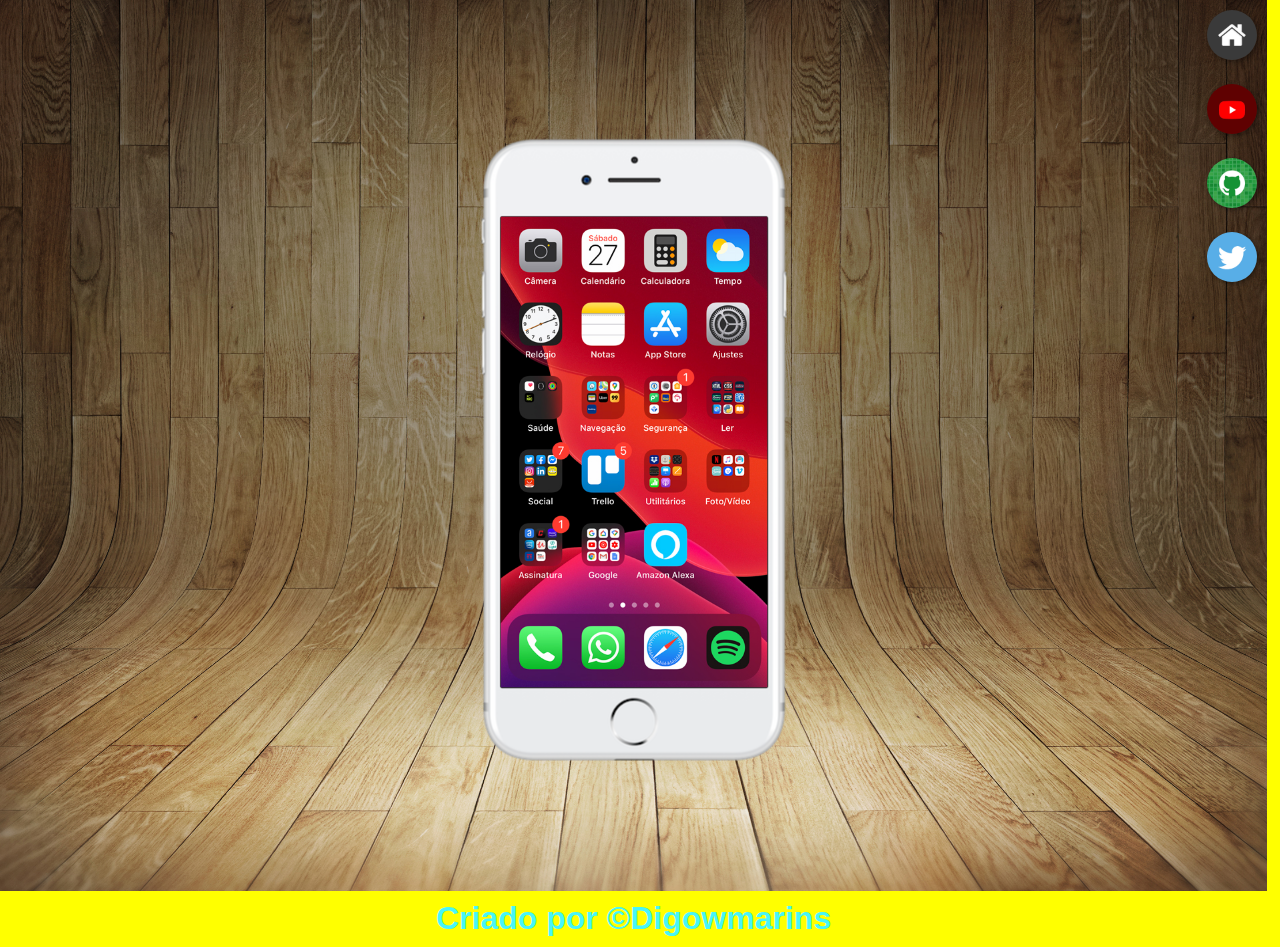
<file: index.html>
<!DOCTYPE html>
<html lang="pt-br">
<head>
    <meta charset="UTF-8">
    <meta http-equiv="X-UA-Compatible" content="IE=edge">
    <meta name="viewport" content="width=device-width, initial-scale=1.0">
    <title>Projeto iphone</title>
    <link rel="stylesheet" href="iphone.css">
</head>
<body>
    <main>
        <section id="telefone">
            <iframe src="home.html" name="tela" id= "tela" frameborder="0">
                Seu navegador não é compatível
            </iframe>
        </section>
        <section id="redes-sociais">
            <a href="home.html" target="tela"><img src="imagens/logo-home.jpg" alt="home"></a> <br>
            <a href="youtube.html" target="tela"><img src="imagens/logo-youtube.jpg" alt="youtube"></a> <br>
            <a href="github.html" target="tela"><img src="imagens/logo-github.jpg" alt="logo-github"></a> <br>
            <a href="twitter.html" target="tela"><img src="imagens/logo-twitter.jpg" alt="twitter"></a> <br>
        </section>
    </main>
    <footer>
        <h1>Criado por &copy;Digowmarins</h1>
    </footer>
</body>
</html>
</file>
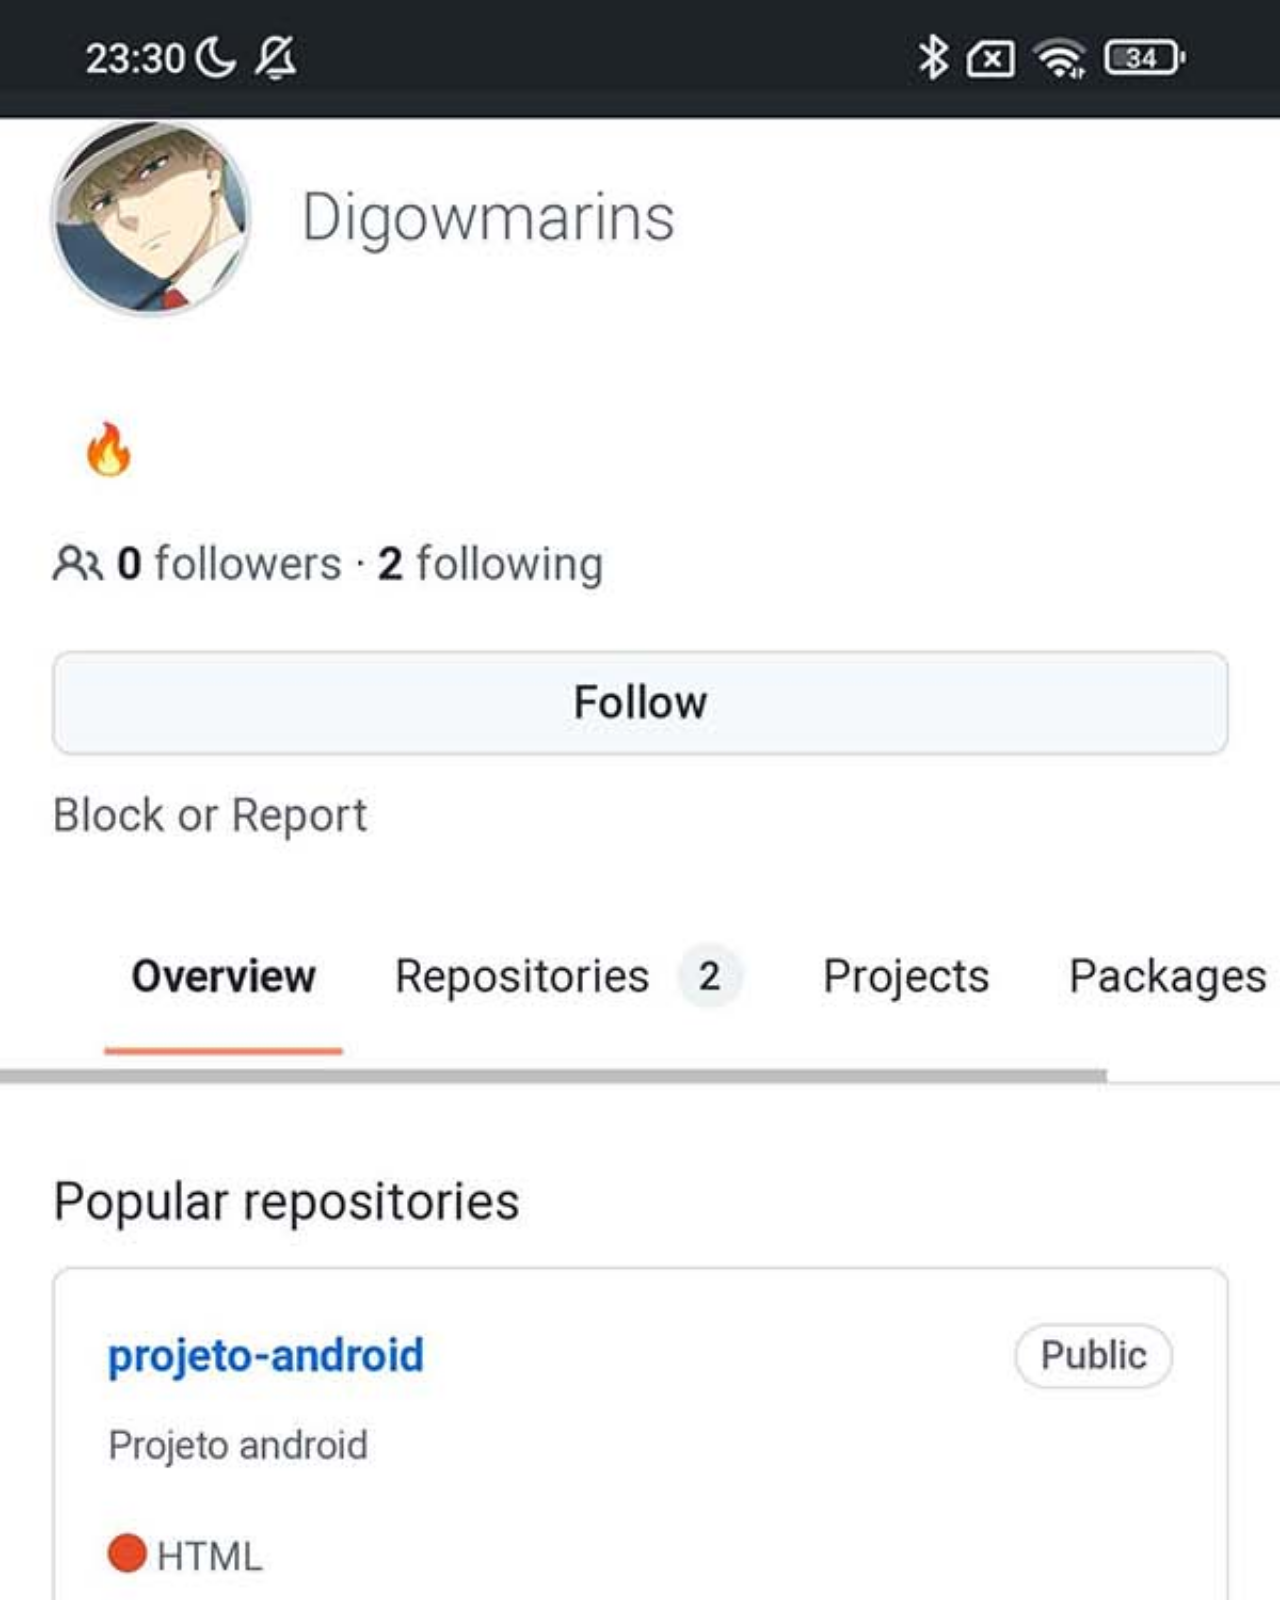
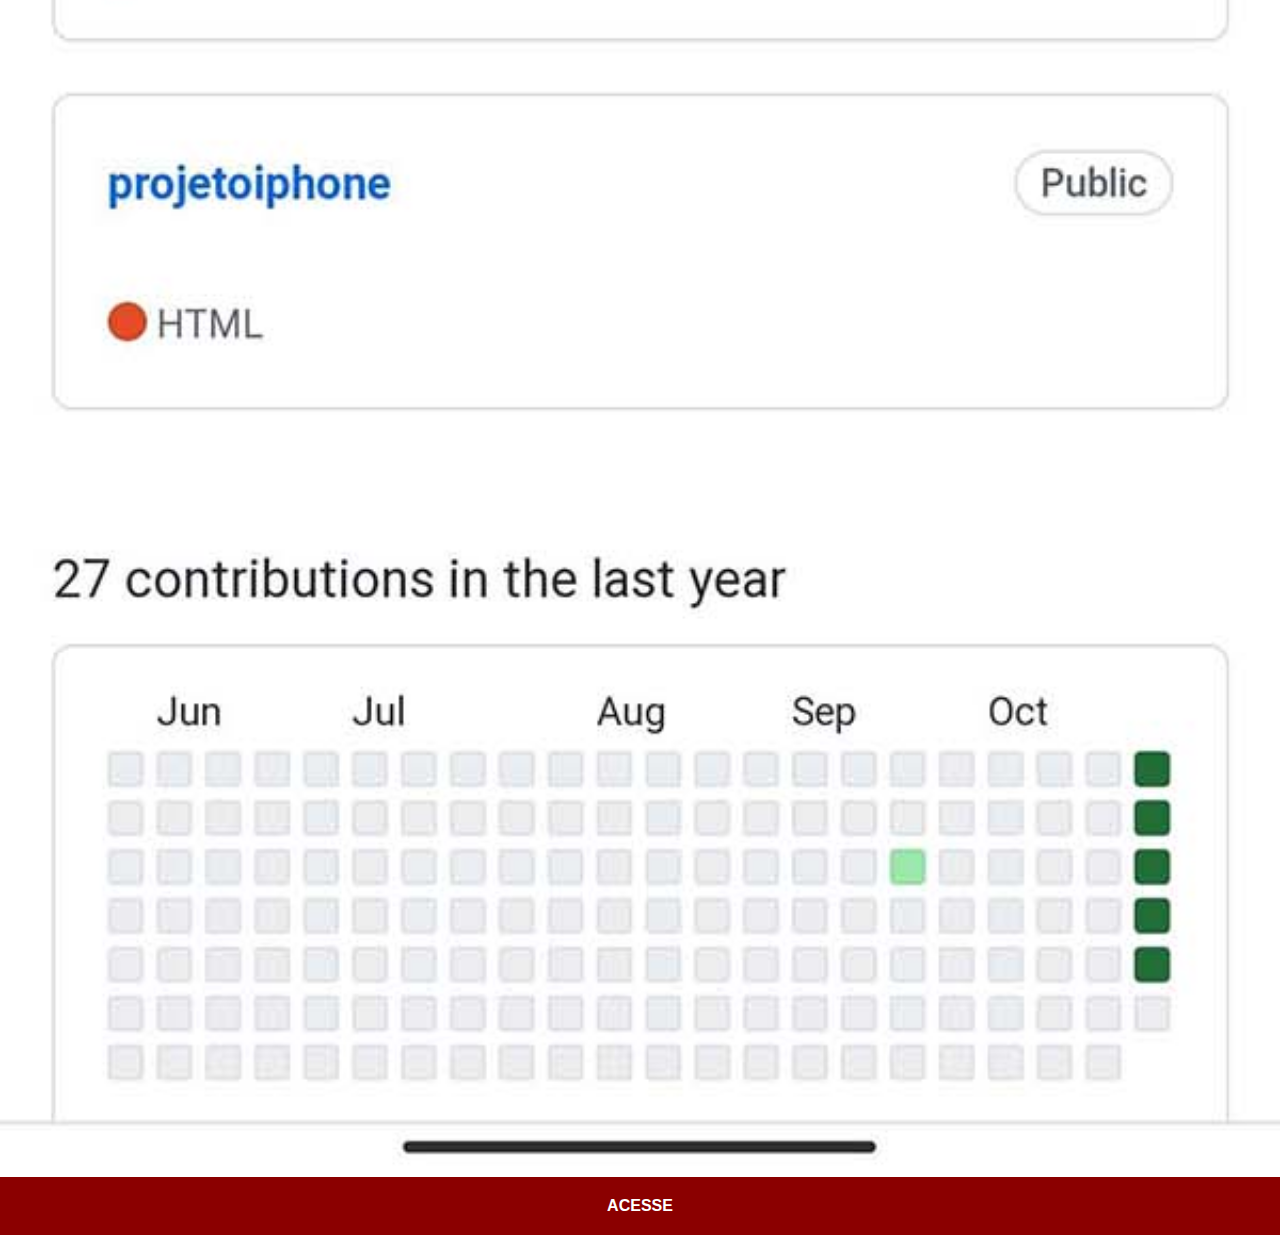
<file: github.html>
<!DOCTYPE html>
<html lang="pt-br">
<head>
    <meta charset="UTF-8">
    <meta http-equiv="X-UA-Compatible" content="IE=edge">
    <meta name="viewport" content="width=device-width, initial-scale=1.0">
    <title>githhub</title>
    <link rel="stylesheet" href="social.css">
</head>
<body>
    <img src="imagens/meugith.jpg" alt="github">
    <a href="https://github.com/Digowmarins" target="_blank">ACESSE</a>
</body>
</html>
</file>
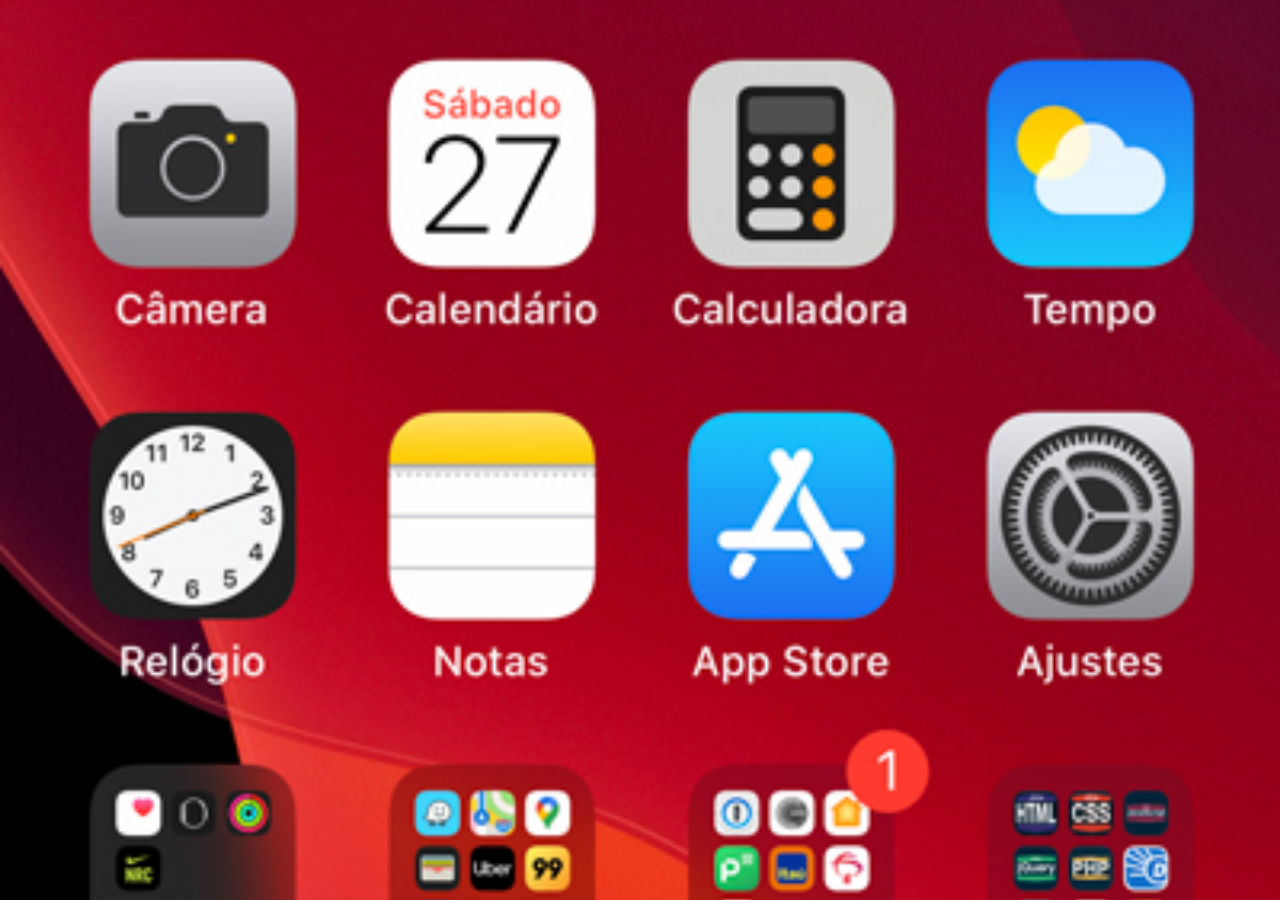
<file: home.html>
<!DOCTYPE html>
<html lang="pt-br">
<head>
    <meta charset="UTF-8">
    <meta http-equiv="X-UA-Compatible" content="IE=edge">
    <meta name="viewport" content="width=device-width, initial-scale=1.0">
    <title>Home</title>
</head>
<style>
    *{
        margin: 0px;
        padding: 0px;
    }

    body {
        width: 100vw;
        height: 100vh;
        background: black url('imagens/tela-home.jpg') no-repeat top center;
        background-size: cover;
    }
</style>
<body>
    
</body>
</html>
</file>
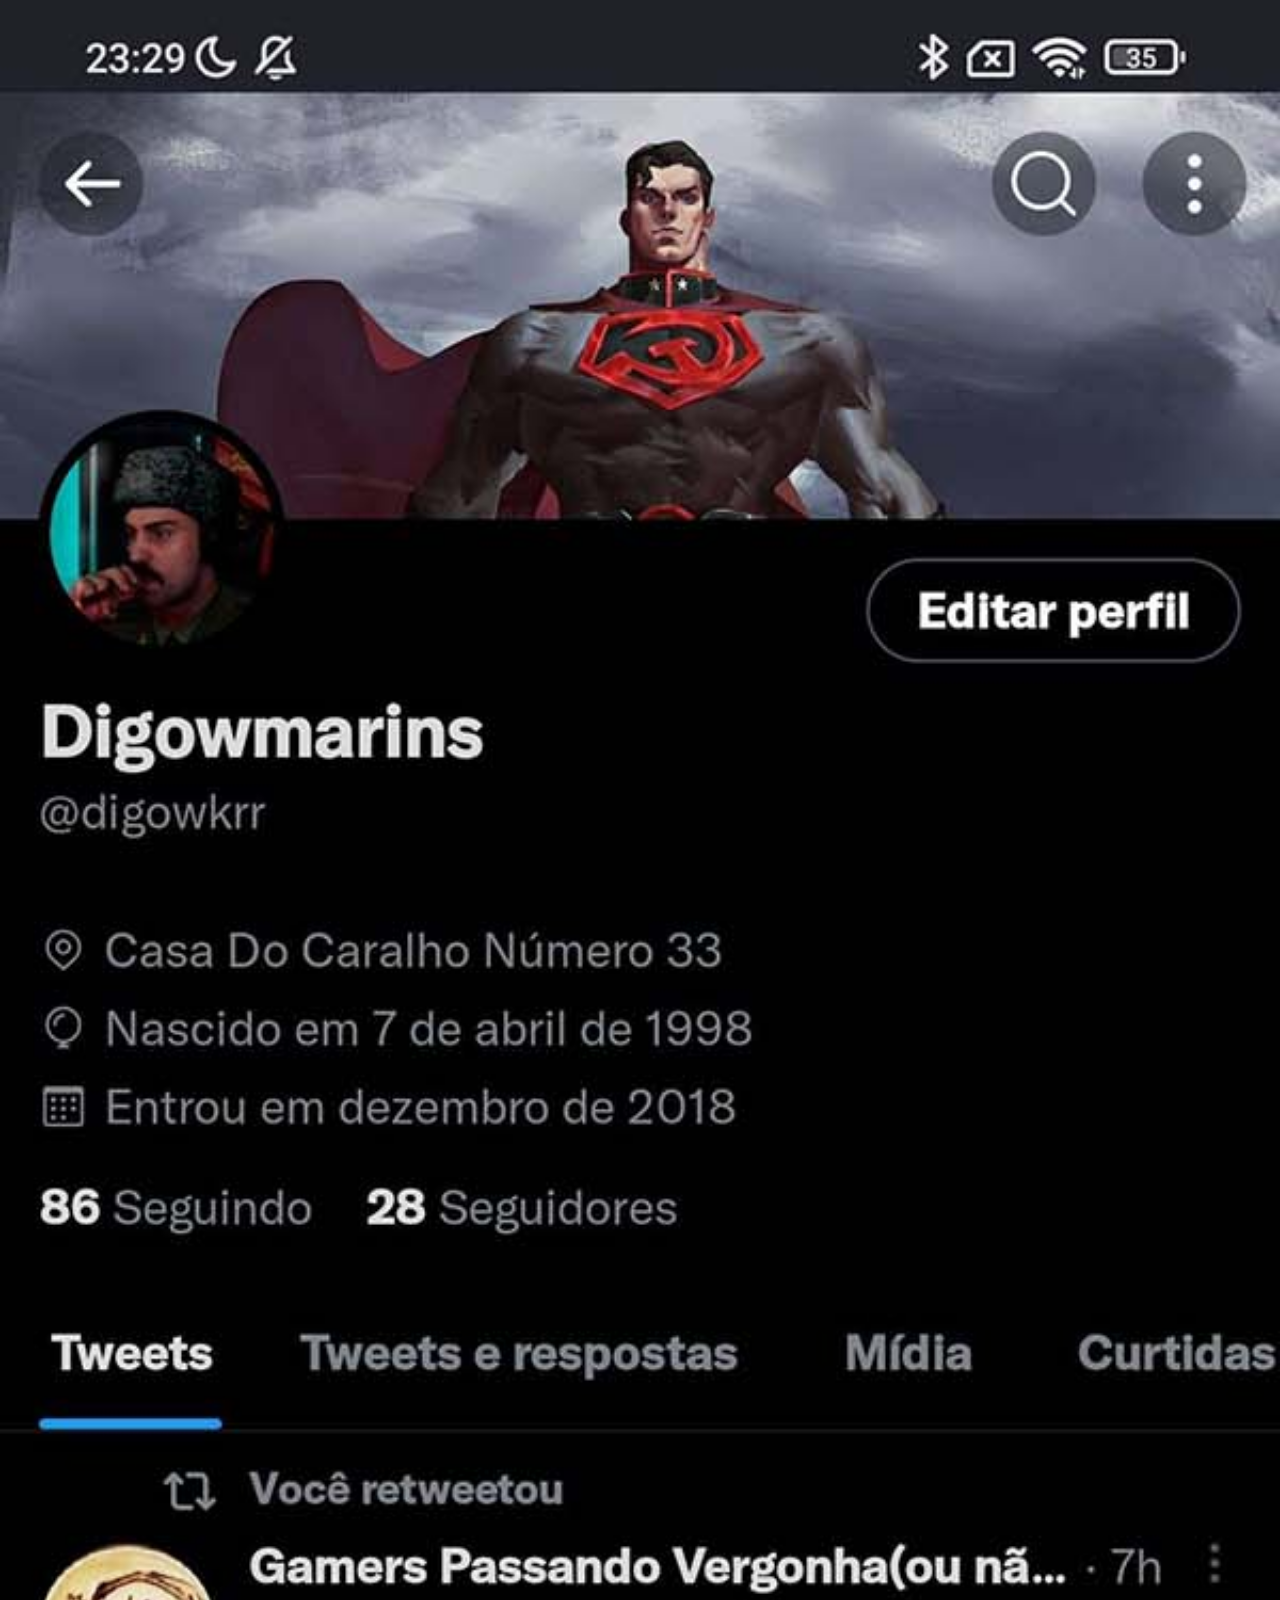
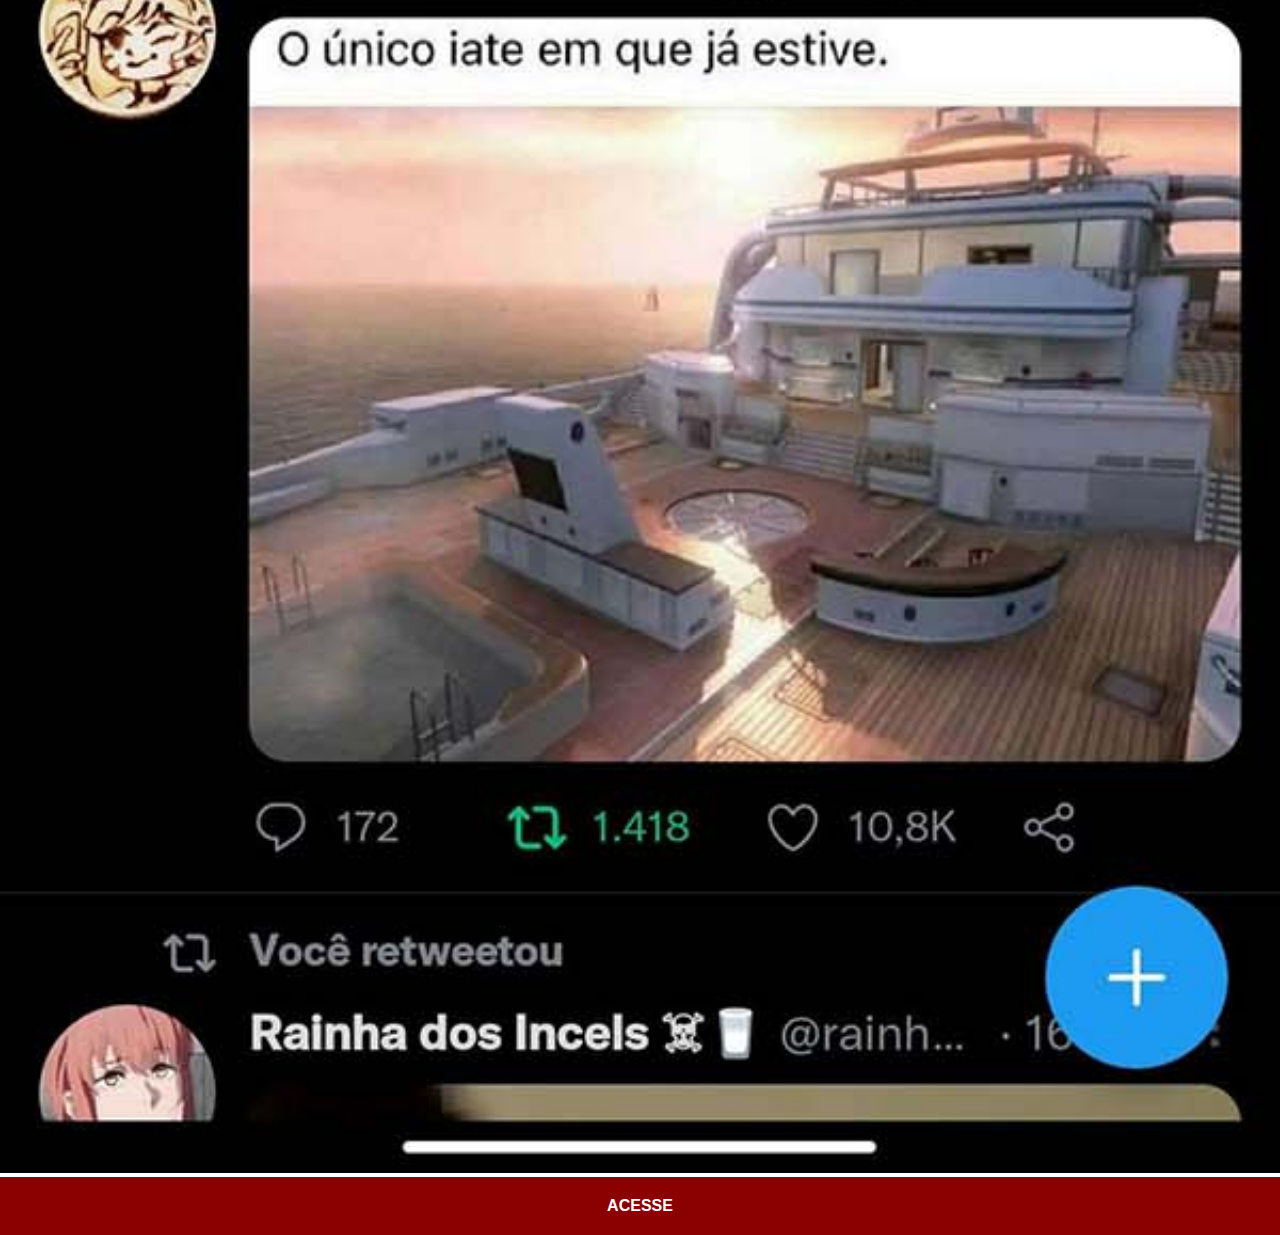
<file: twitter.html>
<!DOCTYPE html>
<html lang="pt-br">
<head>
    <meta charset="UTF-8">
    <meta http-equiv="X-UA-Compatible" content="IE=edge">
    <meta name="viewport" content="width=device-width, initial-scale=1.0">
    <title>twitter</title>
    <link rel="stylesheet" href="social.css">
</head>
<body>
    <img src="imagens/meutwt.jpg" alt="twitter">
    <a href="https://twitter.com/digowkrr" target="_blank">ACESSE</a>
</body>
</html>
</file>
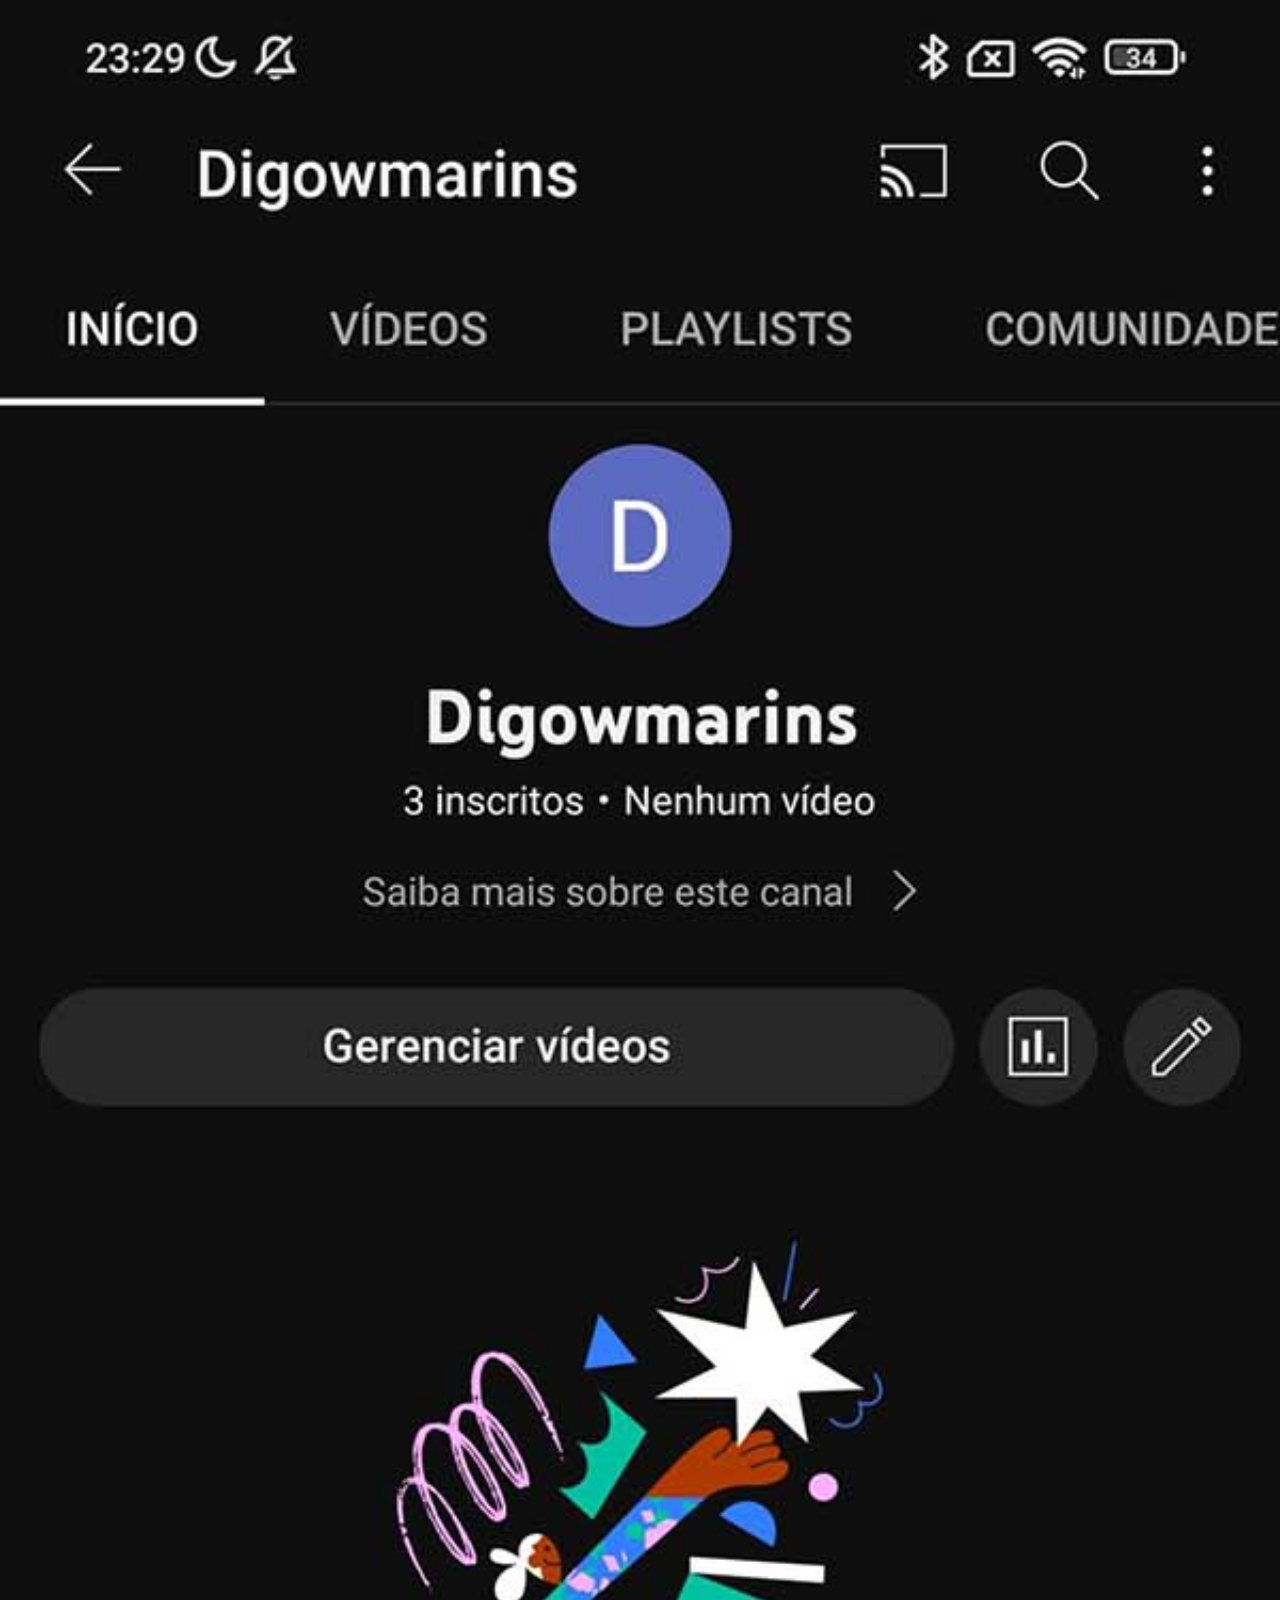
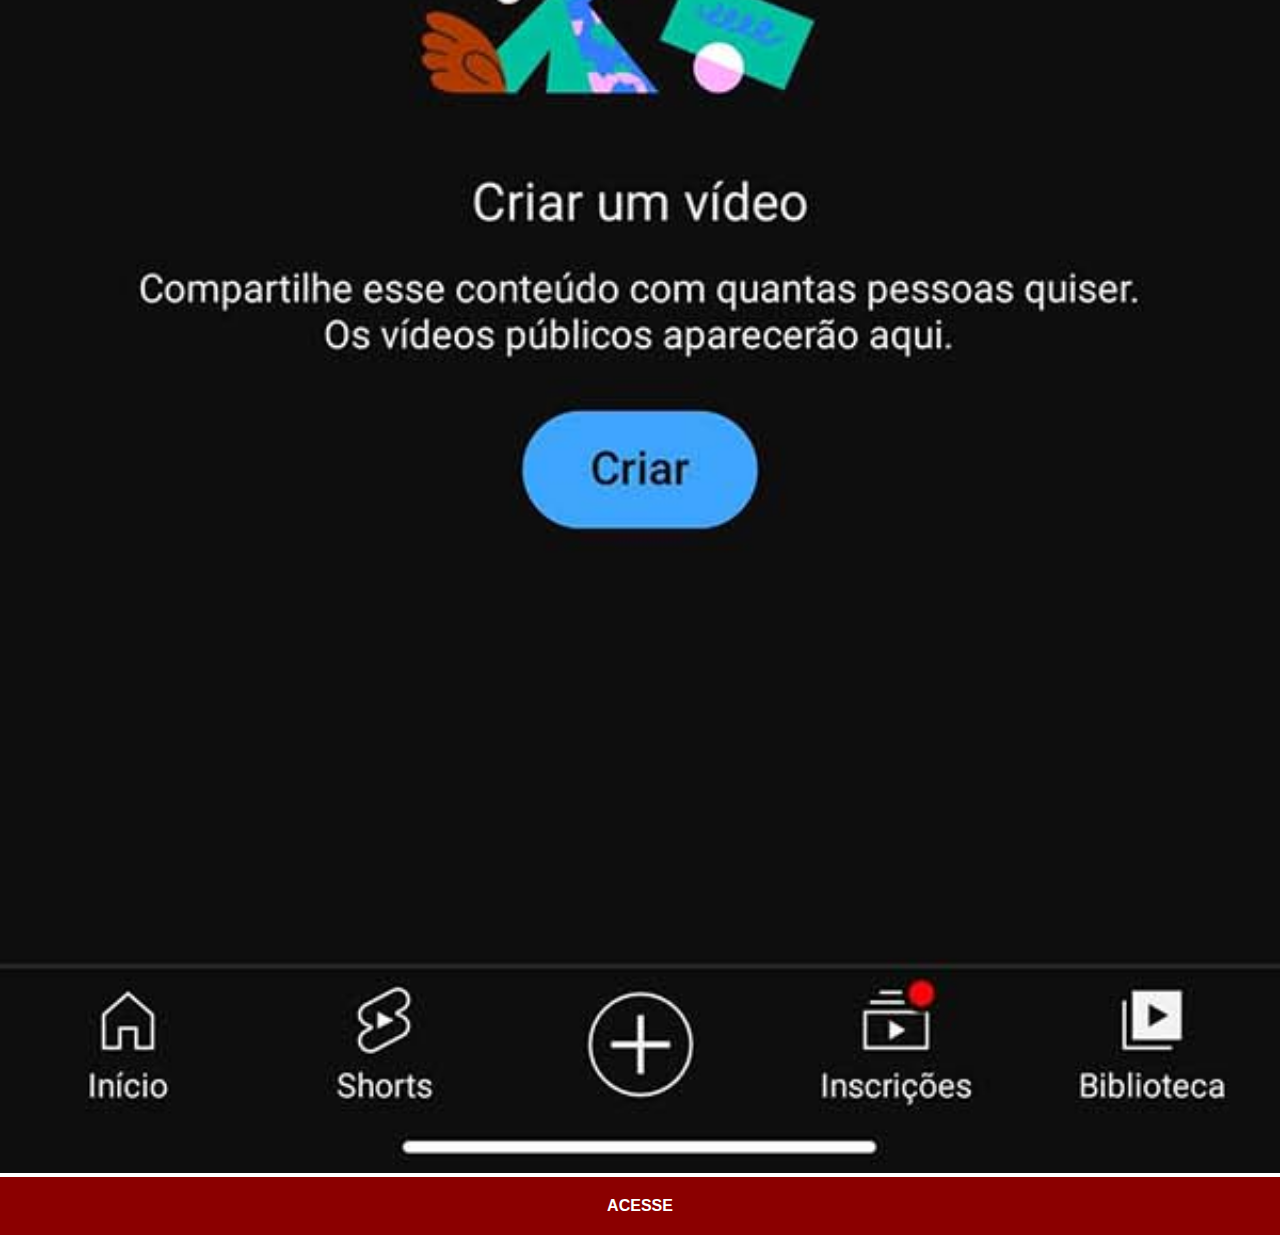
<file: youtube.html>
<!DOCTYPE html>
<html lang="pt-br">
<head>
    <meta charset="UTF-8">
    <meta http-equiv="X-UA-Compatible" content="IE=edge">
    <meta name="viewport" content="width=device-width, initial-scale=1.0">
    <title>Youtube</title>
    <link rel="stylesheet" href="social.css">
</head>
<body>
    <img src="imagens/meutyb.jpg" alt="youtube">
    <a href="https://www.youtube.com/channel/UCSVulCPd2eYWEX3b50hgLfw" target="_blank">ACESSE</a>
</body>
</html>
</file>
<file: iphone.css>
@charset "UTF-8";

* {
    margin: 0px;
    padding: 0px;
    font-family: Arial, Helvetica, sans-serif;
}

html, body {
    height: 99vh;
    width: 99vw;
    background-color: yellow;
}

body {
    background: url('imagens/fundo-madeira.jpg') no-repeat top center;
    background-size: cover;
}

main {
    height: 100vh;
    position: relative;
}

section#telefone {
    position: absolute;
    top: 50%;
    left: 50%;
    transform: translate(-50%, -50%);

    height: 627px;
    width: 311px;
    background-image: url('imagens/frame-iphone.png');
}

iframe#tela {
    position: relative;
    top: 80px;
    left: 22px;
    width: 267px;
    height: 471px;
}

footer{
    color: #48f5f8;
    background-color: yellow;
    text-align: center;
    padding-bottom: 10px;
}

section#redes-sociais {
    text-align: right;
}

section#redes-sociais img {
    width: 50px;
    margin: 10px;
    border-radius: 50%;
    box-shadow: 2px 2px 5px rgba(0, 0, 0, 0.404);
}

section#redes-sociais img:hover {
    border: 2px solid rgba(255, 255, 255, 0.637);
    transform: translate(-3px, -3px);
    box-shadow: 5px 5px 10px rgba(0, 0, 0, 0.623);
    transition: transform .5s;

}
</file>
<file: social.css>
*{
    margin: 0px;
    padding: 0px;
    font-family: Arial, Helvetica, sans-serif;
}

::-webkit-scrollbar {
    width: 0px;
    height: 0px;
}

img {
    width: 100vw;
    
} 

a {
    display: block;
    background-color: darkred;
    color: white;
    padding: 20px;
    text-align: center;
    font-weight: bolder;
    text-decoration: none;
}

a:hover {
    background-color: red;
}
</file>
